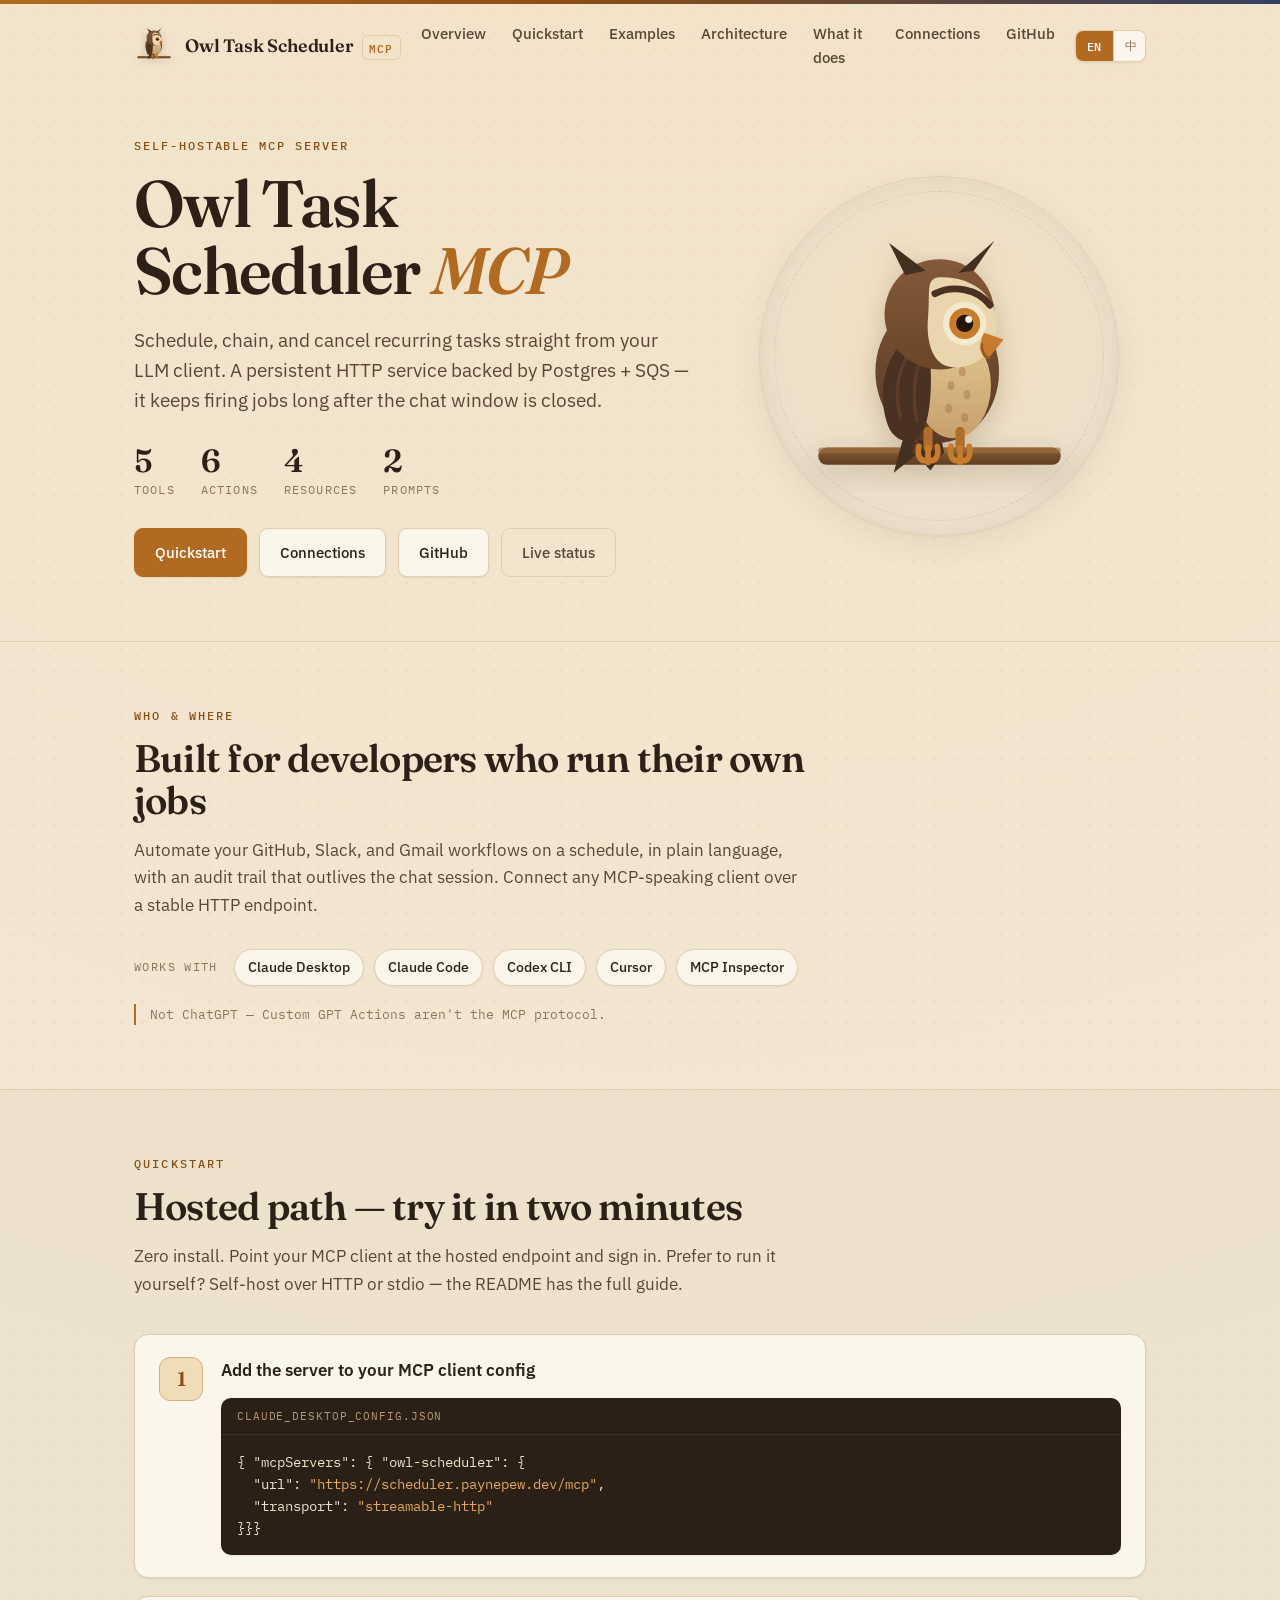
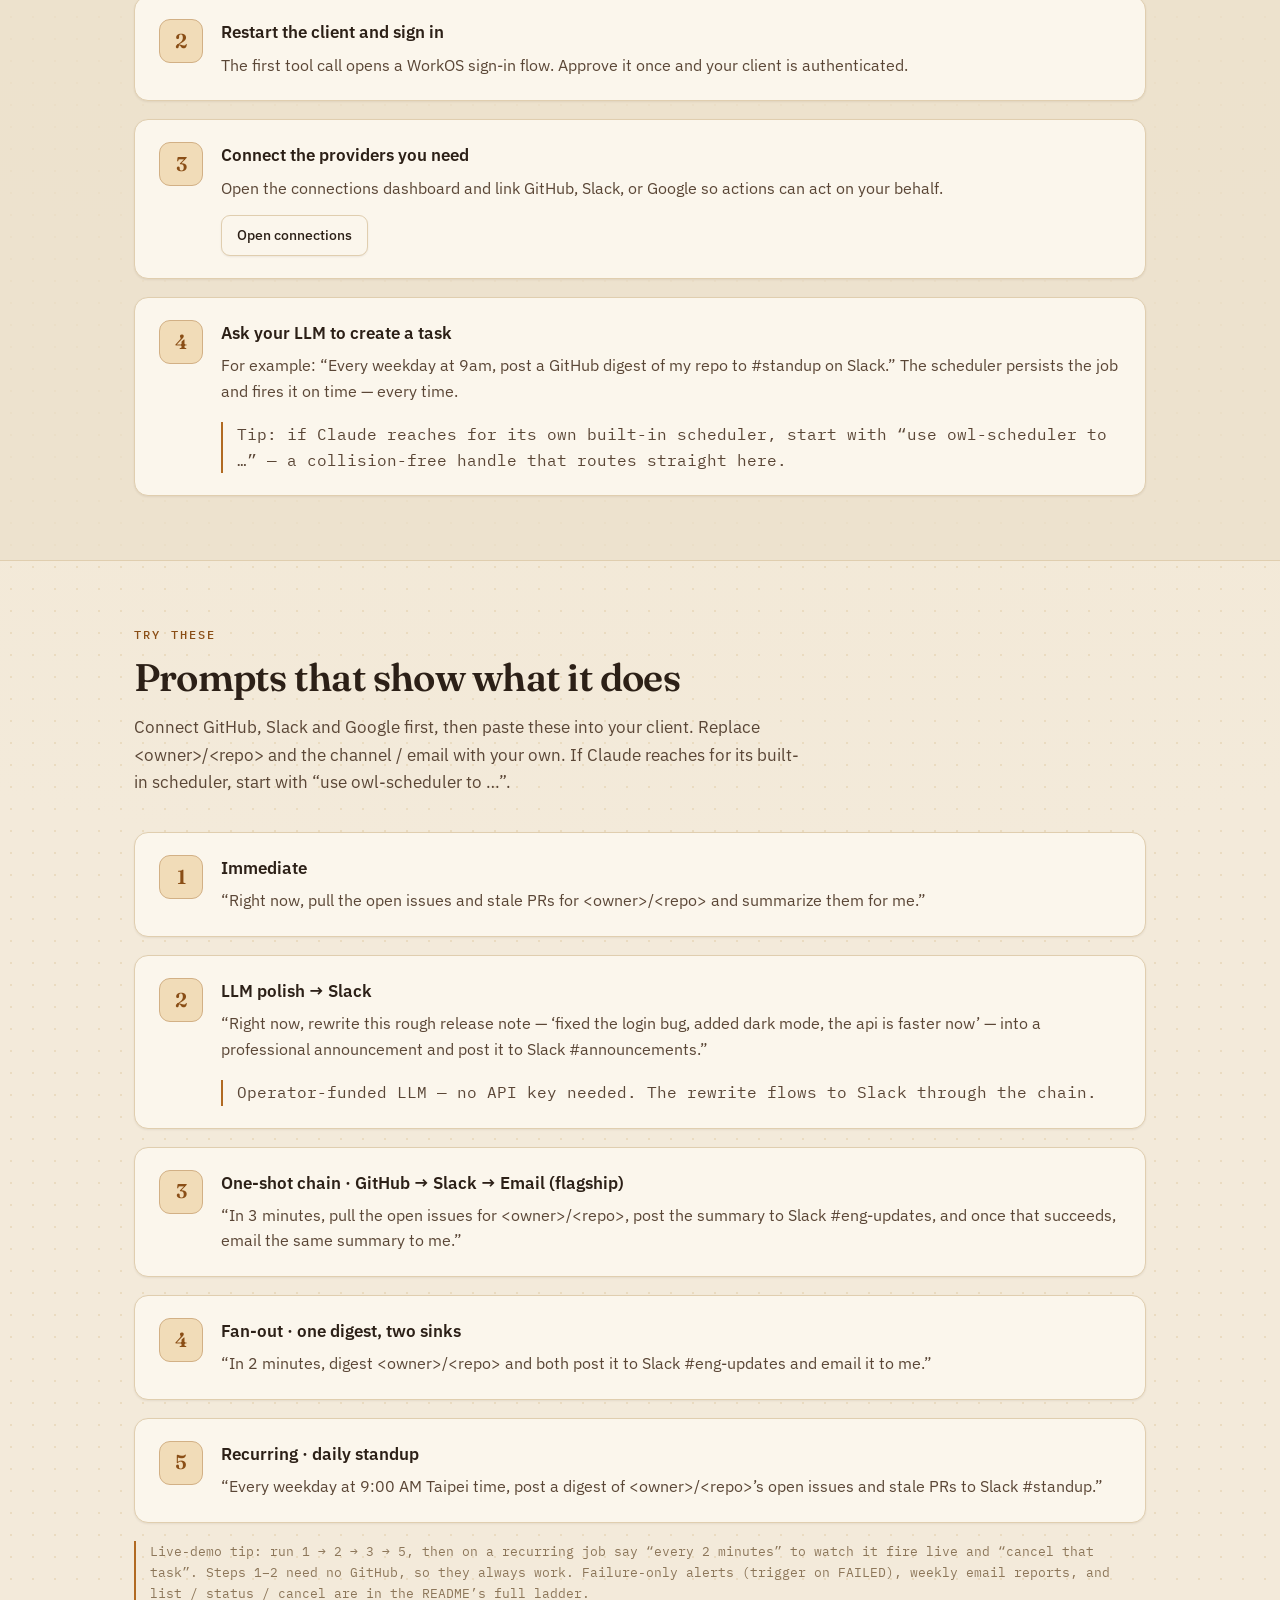
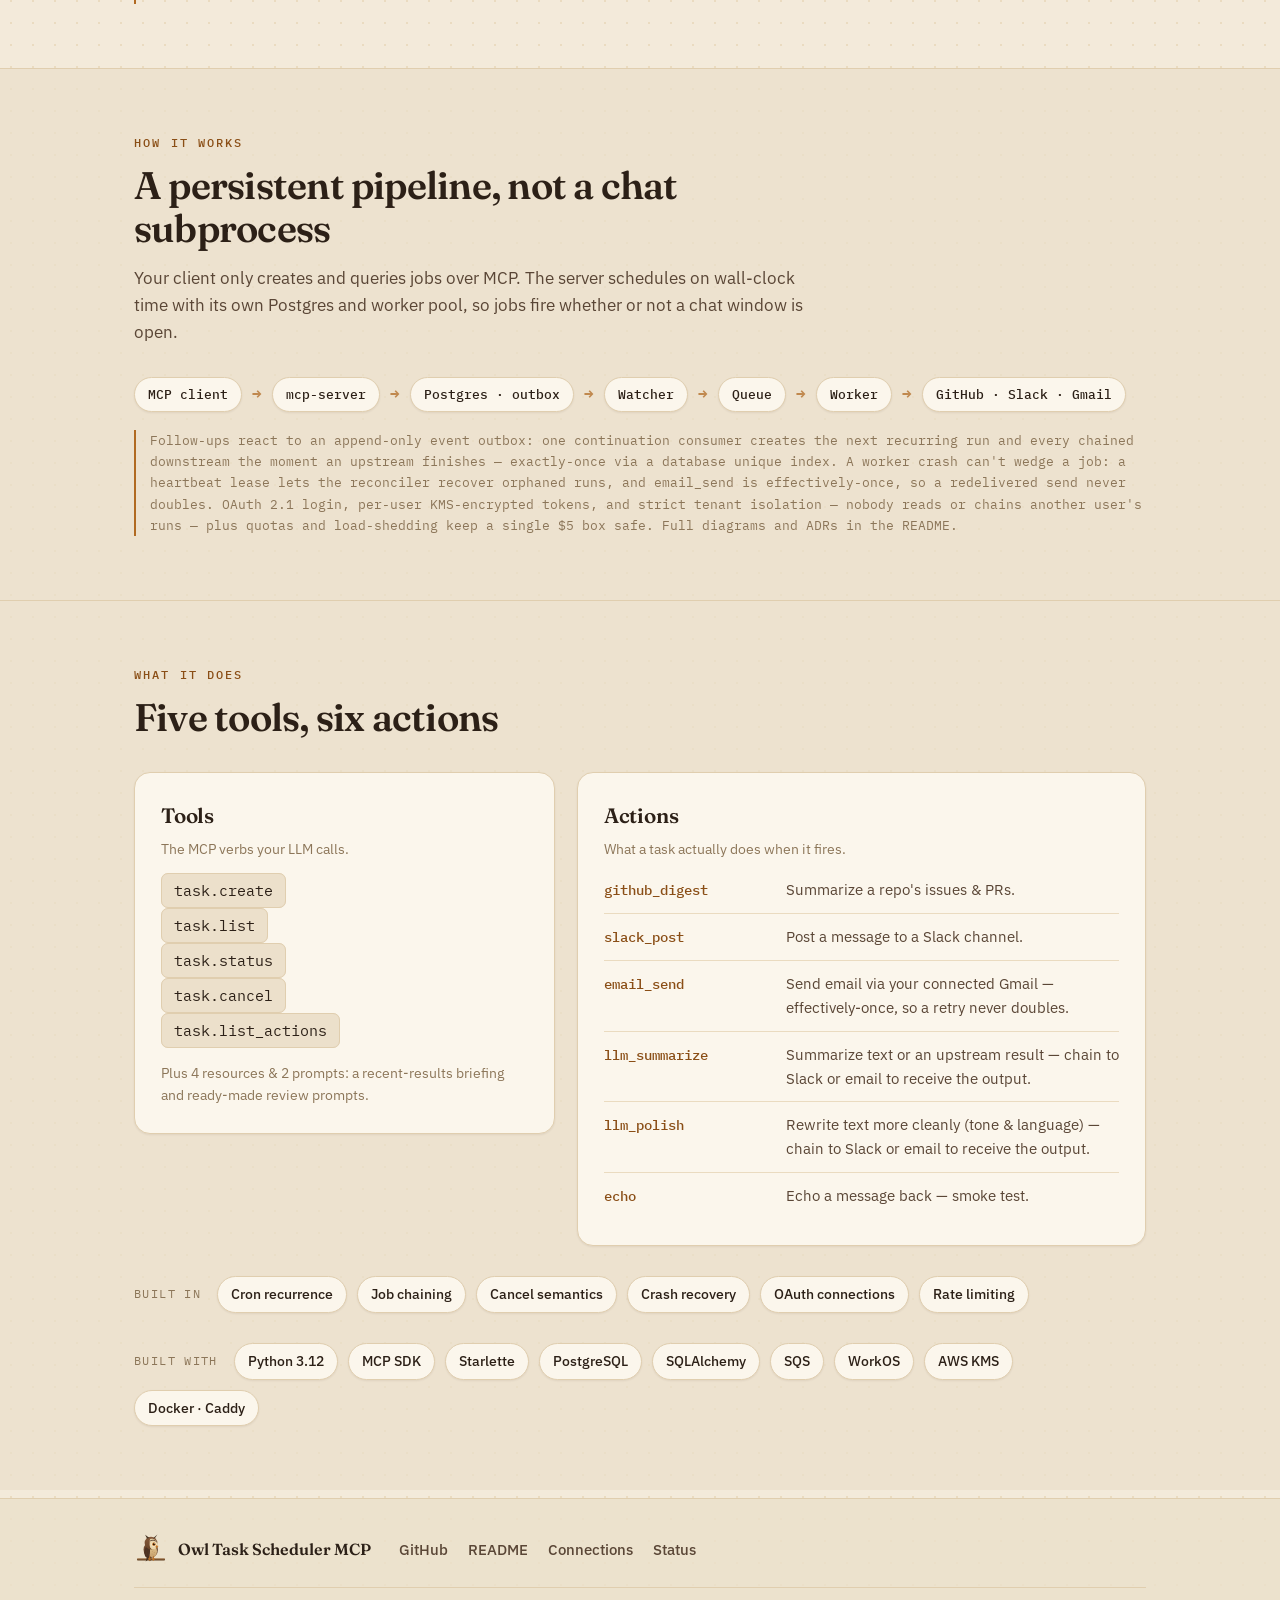
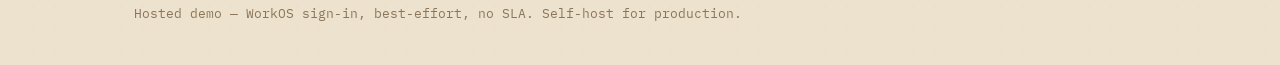
<file: app/web/static/index.html>
<!DOCTYPE html>
<html lang="en">
<head>
  <meta charset="UTF-8" />
  <meta name="viewport" content="width=device-width, initial-scale=1.0" />
  <meta name="description" data-en="Owl Task Scheduler MCP — a self-hostable MCP server that lets your LLM client schedule, chain, and cancel recurring tasks, backed by Postgres + SQS." data-zh="Owl Task Scheduler MCP — 一個可自架的 MCP 伺服器，讓你的 LLM 客戶端排程、串接、取消週期性任務，由 Postgres + SQS 驅動。" content="Owl Task Scheduler MCP — a self-hostable MCP server that lets your LLM client schedule, chain, and cancel recurring tasks, backed by Postgres + SQS." />
  <meta name="theme-color" content="#F3EADA" />
  <meta property="og:type" content="website" />
  <meta property="og:url" content="https://scheduler.paynepew.dev/" />
  <meta property="og:title" content="Owl Task Scheduler MCP" />
  <meta property="og:description" content="A self-hostable MCP server that lets your LLM client schedule, chain, and cancel recurring tasks." />
  <meta property="og:image" content="https://scheduler.paynepew.dev/og-image.png" />
  <meta property="og:image:width" content="1200" />
  <meta property="og:image:height" content="630" />
  <meta name="twitter:card" content="summary_large_image" />
  <meta name="twitter:title" content="Owl Task Scheduler MCP" />
  <meta name="twitter:description" content="A self-hostable MCP server that lets your LLM client schedule, chain, and cancel recurring tasks." />
  <meta name="twitter:image" content="https://scheduler.paynepew.dev/og-image.png" />
  <title>Owl Task Scheduler MCP</title>
  <link rel="icon" type="image/svg+xml" href="favicon.svg" />
  <link rel="apple-touch-icon" href="favicon.svg" />
  <link rel="preconnect" href="https://fonts.googleapis.com" />
  <link rel="preconnect" href="https://fonts.gstatic.com" crossorigin />
  <link href="https://fonts.googleapis.com/css2?family=Fraunces:opsz,wght@9..144,400;9..144,500;9..144,600;9..144,700&family=IBM+Plex+Mono:wght@400;500;600&family=IBM+Plex+Sans:wght@400;500;600&display=swap" rel="stylesheet" />
  <link rel="stylesheet" href="style.css" />
</head>
<body>
  <header class="site-header">
    <a class="brand" href="/" aria-label="Owl Task Scheduler MCP home">
      <img src="owl.svg" alt="" width="40" height="40" class="brand-mark" />
      <span class="brand-name">Owl&nbsp;Task&nbsp;Scheduler<span class="brand-mcp">MCP</span></span>
    </a>
    <nav class="site-nav" aria-label="Primary">
      <a href="#what" data-en="Overview" data-zh="總覽">Overview</a>
      <a href="#quickstart" data-en="Quickstart" data-zh="快速開始">Quickstart</a>
      <a href="#try" data-en="Examples" data-zh="範例">Examples</a>
      <a href="#architecture" data-en="Architecture" data-zh="架構">Architecture</a>
      <a href="#surface" data-en="What it does" data-zh="功能">What it does</a>
      <a href="https://scheduler.paynepew.dev/connections" data-en="Connections" data-zh="連線">Connections</a>
      <a href="https://github.com/PaynePew/task_scheduler_mcp">GitHub</a>
    </nav>
    <div class="lang" role="group" aria-label="Language / 語言">
      <button type="button" class="lang-btn" data-lang="en">EN</button>
      <button type="button" class="lang-btn" data-lang="zh">中</button>
    </div>
  </header>

  <main>
    <!-- HERO -->
    <section class="hero">
      <div class="hero-copy">
        <p class="kicker" data-en="Self-hostable MCP server" data-zh="可自架的 MCP 伺服器">Self-hostable MCP server</p>
        <h1 class="hero-title">Owl Task Scheduler <span class="accent">MCP</span></h1>
        <p class="hero-tagline"
           data-en="Schedule, chain, and cancel recurring tasks straight from your LLM client. A persistent HTTP service backed by Postgres + SQS — it keeps firing jobs long after the chat window is closed."
           data-zh="直接從你的 LLM 客戶端排程、串接、取消週期性任務。一個由 Postgres + SQS 驅動的常駐 HTTP 服務 — 即使聊天視窗關掉，它仍會持續執行你的任務。">
          Schedule, chain, and cancel recurring tasks straight from your LLM client. A persistent HTTP service backed by Postgres + SQS — it keeps firing jobs long after the chat window is closed.
        </p>
        <ul class="stats" aria-label="MCP surface">
          <li><b>5</b><span data-en="tools" data-zh="工具">tools</span></li>
          <li><b>6</b><span data-en="actions" data-zh="動作">actions</span></li>
          <li><b>4</b><span data-en="resources" data-zh="資源">resources</span></li>
          <li><b>2</b><span data-en="prompts" data-zh="提示">prompts</span></li>
        </ul>
        <div class="cta-row">
          <a class="btn btn-primary" href="#quickstart" data-en="Quickstart" data-zh="快速開始">Quickstart</a>
          <a class="btn" href="https://scheduler.paynepew.dev/connections" data-en="Connections" data-zh="連線面板">Connections</a>
          <a class="btn" href="https://github.com/PaynePew/task_scheduler_mcp">GitHub</a>
          <a class="btn btn-ghost" href="https://status.paynepew.dev" data-en="Live status" data-zh="服務狀態">Live status</a>
        </div>
      </div>
      <div class="hero-art" aria-hidden="true">
        <div class="moon-disc">
          <img src="owl.svg" alt="" width="300" height="300" class="hero-owl" />
        </div>
      </div>
    </section>

    <!-- OVERVIEW / CLIENTS -->
    <section id="what" class="band">
      <div class="wrap">
        <p class="eyebrow" data-en="Who &amp; where" data-zh="對象與環境">Who &amp; where</p>
        <h2 data-en="Built for developers who run their own jobs" data-zh="為自行管理任務的開發者打造">Built for developers who run their own jobs</h2>
        <p class="lead"
           data-en="Automate your GitHub, Slack, and Gmail workflows on a schedule, in plain language, with an audit trail that outlives the chat session. Connect any MCP-speaking client over a stable HTTP endpoint."
           data-zh="用自然語言，按排程自動化你的 GitHub、Slack 與 Gmail 工作流程，並保留比聊天會話更長久的稽核紀錄。透過穩定的 HTTP 端點，連接任何支援 MCP 的客戶端。">
          Automate your GitHub, Slack, and Gmail workflows on a schedule, in plain language, with an audit trail that outlives the chat session. Connect any MCP-speaking client over a stable HTTP endpoint.
        </p>
        <div class="client-row">
          <span class="client-label" data-en="Works with" data-zh="支援">Works with</span>
          <span class="chip">Claude Desktop</span>
          <span class="chip">Claude Code</span>
          <span class="chip">Codex CLI</span>
          <span class="chip">Cursor</span>
          <span class="chip">MCP Inspector</span>
        </div>
        <p class="fineprint"
           data-en="Not ChatGPT — Custom GPT Actions aren't the MCP protocol."
           data-zh="不支援 ChatGPT — Custom GPT Actions 並非 MCP 協定。">
          Not ChatGPT — Custom GPT Actions aren't the MCP protocol.
        </p>
      </div>
    </section>

    <!-- QUICKSTART -->
    <section id="quickstart" class="band band-alt">
      <div class="wrap">
        <p class="eyebrow" data-en="Quickstart" data-zh="快速開始">Quickstart</p>
        <h2 data-en="Hosted path — try it in two minutes" data-zh="託管路徑 — 兩分鐘上手">Hosted path — try it in two minutes</h2>
        <p class="lead"
           data-en="Zero install. Point your MCP client at the hosted endpoint and sign in. Prefer to run it yourself? Self-host over HTTP or stdio — the README has the full guide."
           data-zh="零安裝。把你的 MCP 客戶端指向託管端點並登入即可。想自己跑？可用 HTTP 或 stdio 自架 — 完整指南見 README。">
          Zero install. Point your MCP client at the hosted endpoint and sign in. Prefer to run it yourself? Self-host over HTTP or stdio — the README has the full guide.
        </p>

        <ol class="steps">
          <li class="step">
            <div class="step-no">1</div>
            <div class="step-body">
              <h3 data-en="Add the server to your MCP client config" data-zh="將伺服器加入 MCP 客戶端設定">Add the server to your MCP client config</h3>
              <pre class="code"><span class="code-tab">claude_desktop_config.json</span><code>{ "mcpServers": { "owl-scheduler": {
  "url": <span class="s">"https://scheduler.paynepew.dev/mcp"</span>,
  "transport": <span class="s">"streamable-http"</span>
}}}</code></pre>
            </div>
          </li>
          <li class="step">
            <div class="step-no">2</div>
            <div class="step-body">
              <h3 data-en="Restart the client and sign in" data-zh="重啟客戶端並登入">Restart the client and sign in</h3>
              <p data-en="The first tool call opens a WorkOS sign-in flow. Approve it once and your client is authenticated."
                 data-zh="第一次呼叫工具會開啟 WorkOS 登入流程。核准一次後，你的客戶端即完成認證。">
                The first tool call opens a WorkOS sign-in flow. Approve it once and your client is authenticated.
              </p>
            </div>
          </li>
          <li class="step">
            <div class="step-no">3</div>
            <div class="step-body">
              <h3 data-en="Connect the providers you need" data-zh="連接你需要的服務">Connect the providers you need</h3>
              <p data-en="Open the connections dashboard and link GitHub, Slack, or Google so actions can act on your behalf."
                 data-zh="開啟連線面板，連接 GitHub、Slack 或 Google，讓動作能代你執行。">
                Open the connections dashboard and link GitHub, Slack, or Google so actions can act on your behalf.
              </p>
              <a class="btn btn-small" href="https://scheduler.paynepew.dev/connections" data-en="Open connections" data-zh="開啟連線面板">Open connections</a>
            </div>
          </li>
          <li class="step">
            <div class="step-no">4</div>
            <div class="step-body">
              <h3 data-en="Ask your LLM to create a task" data-zh="請你的 LLM 建立任務">Ask your LLM to create a task</h3>
              <p data-en="For example: “Every weekday at 9am, post a GitHub digest of my repo to #standup on Slack.” The scheduler persists the job and fires it on time — every time."
                 data-zh="例如：「每個工作日早上 9 點，把我 repo 的 GitHub 摘要貼到 Slack 的 #standup。」排程器會保存這個任務，並準時、每次都執行。">
                For example: “Every weekday at 9am, post a GitHub digest of my repo to #standup on Slack.” The scheduler persists the job and fires it on time — every time.
              </p>
              <p class="fineprint"
                 data-en="Tip: if Claude reaches for its own built-in scheduler, start with “use owl-scheduler to …” — a collision-free handle that routes straight here."
                 data-zh="提示：若 Claude 改用它內建的排程器，請以「use owl-scheduler to …」開頭——這個無衝突的名稱會直接指向本服務。">
                Tip: if Claude reaches for its own built-in scheduler, start with “use owl-scheduler to …” — a collision-free handle that routes straight here.
              </p>
            </div>
          </li>
        </ol>
      </div>
    </section>

    <!-- TRY THESE -->
    <section id="try" class="band">
      <div class="wrap">
        <p class="eyebrow" data-en="Try these" data-zh="試試看">Try these</p>
        <h2 data-en="Prompts that show what it does" data-zh="展示功能的範例 prompt">Prompts that show what it does</h2>
        <p class="lead"
           data-en="Connect GitHub, Slack and Google first, then paste these into your client. Replace &lt;owner&gt;/&lt;repo&gt; and the channel / email with your own. If Claude reaches for its built-in scheduler, start with “use owl-scheduler to …”."
           data-zh="先連接 GitHub、Slack、Google，再把這些貼進你的客戶端。把 &lt;owner&gt;/&lt;repo&gt; 與頻道／email 換成你自己的。若 Claude 改用它內建的排程器，開頭加「use owl-scheduler to …」。">
          Connect GitHub, Slack and Google first, then paste these into your client. Replace &lt;owner&gt;/&lt;repo&gt; and the channel / email with your own. If Claude reaches for its built-in scheduler, start with “use owl-scheduler to …”.
        </p>

        <ol class="steps">
          <li class="step">
            <div class="step-no">1</div>
            <div class="step-body">
              <h3 data-en="Immediate" data-zh="立即">Immediate</h3>
              <p data-en="“Right now, pull the open issues and stale PRs for &lt;owner&gt;/&lt;repo&gt; and summarize them for me.”"
                 data-zh="「現在立刻把 &lt;owner&gt;/&lt;repo&gt; 的未處理 issues 和卡住的 PR 抓出來，整理成摘要給我。」">
                “Right now, pull the open issues and stale PRs for &lt;owner&gt;/&lt;repo&gt; and summarize them for me.”
              </p>
            </div>
          </li>
          <li class="step">
            <div class="step-no">2</div>
            <div class="step-body">
              <h3 data-en="LLM polish → Slack" data-zh="LLM 潤飾 → Slack">LLM polish → Slack</h3>
              <p data-en="“Right now, rewrite this rough release note — ‘fixed the login bug, added dark mode, the api is faster now’ — into a professional announcement and post it to Slack #announcements.”"
                 data-zh="「現在把這段粗略的發布說明——『fixed the login bug, added dark mode, the api is faster now』——改寫成專業的公告，並貼到 Slack #announcements。」">
                “Right now, rewrite this rough release note — ‘fixed the login bug, added dark mode, the api is faster now’ — into a professional announcement and post it to Slack #announcements.”
              </p>
              <p class="fineprint"
                 data-en="Operator-funded LLM — no API key needed. The rewrite flows to Slack through the chain."
                 data-zh="由營運者贊助的 LLM——不需 API key。潤飾結果透過串接送到 Slack。">
                Operator-funded LLM — no API key needed. The rewrite flows to Slack through the chain.
              </p>
            </div>
          </li>
          <li class="step">
            <div class="step-no">3</div>
            <div class="step-body">
              <h3 data-en="One-shot chain · GitHub → Slack → Email (flagship)" data-zh="一次性串接 · GitHub → Slack → Email（旗艦）">One-shot chain · GitHub → Slack → Email (flagship)</h3>
              <p data-en="“In 3 minutes, pull the open issues for &lt;owner&gt;/&lt;repo&gt;, post the summary to Slack #eng-updates, and once that succeeds, email the same summary to me.”"
                 data-zh="「請排定在三分鐘後，把 &lt;owner&gt;/&lt;repo&gt; 的現有 issues 抓取並整理，通知 Slack #eng-updates 頻道，成功後再寄一封 email 把整理好的內容寄給我自己。」">
                “In 3 minutes, pull the open issues for &lt;owner&gt;/&lt;repo&gt;, post the summary to Slack #eng-updates, and once that succeeds, email the same summary to me.”
              </p>
            </div>
          </li>
          <li class="step">
            <div class="step-no">4</div>
            <div class="step-body">
              <h3 data-en="Fan-out · one digest, two sinks" data-zh="扇出 · 一次摘要、兩個去向">Fan-out · one digest, two sinks</h3>
              <p data-en="“In 2 minutes, digest &lt;owner&gt;/&lt;repo&gt; and both post it to Slack #eng-updates and email it to me.”"
                 data-zh="「請在兩分鐘後把 &lt;owner&gt;/&lt;repo&gt; 整理成摘要，同時貼到 Slack #eng-updates 並寄 email 給我。」">
                “In 2 minutes, digest &lt;owner&gt;/&lt;repo&gt; and both post it to Slack #eng-updates and email it to me.”
              </p>
            </div>
          </li>
          <li class="step">
            <div class="step-no">5</div>
            <div class="step-body">
              <h3 data-en="Recurring · daily standup" data-zh="週期 · 每日站會">Recurring · daily standup</h3>
              <p data-en="“Every weekday at 9:00 AM Taipei time, post a digest of &lt;owner&gt;/&lt;repo&gt;’s open issues and stale PRs to Slack #standup.”"
                 data-zh="「每個工作日早上 9:00（台北時間），把 &lt;owner&gt;/&lt;repo&gt; 的未處理 issues 與卡住的 PR 整理後貼到 Slack #standup。」">
                “Every weekday at 9:00 AM Taipei time, post a digest of &lt;owner&gt;/&lt;repo&gt;’s open issues and stale PRs to Slack #standup.”
              </p>
            </div>
          </li>
        </ol>

        <p class="fineprint"
           data-en="Live-demo tip: run 1 → 2 → 3 → 5, then on a recurring job say “every 2 minutes” to watch it fire live and “cancel that task”. Steps 1–2 need no GitHub, so they always work. Failure-only alerts (trigger on FAILED), weekly email reports, and list / status / cancel are in the README’s full ladder."
           data-zh="現場展示技巧：依序跑 1 → 2 → 3 → 5，週期任務可改說「每兩分鐘」看它連續觸發，再說「取消那個任務」。步驟 1–2 不需 GitHub，隨時可用。只在失敗時通知（trigger on FAILED）、每週 email 報告，以及 list／status／cancel 指令，完整清單見 README。">
          Live-demo tip: run 1 → 2 → 3 → 5, then on a recurring job say “every 2 minutes” to watch it fire live and “cancel that task”. Steps 1–2 need no GitHub, so they always work. Failure-only alerts (trigger on FAILED), weekly email reports, and list / status / cancel are in the README’s full ladder.
        </p>
      </div>
    </section>

    <!-- ARCHITECTURE -->
    <section id="architecture" class="band band-alt">
      <div class="wrap">
        <p class="eyebrow" data-en="How it works" data-zh="運作方式">How it works</p>
        <h2 data-en="A persistent pipeline, not a chat subprocess" data-zh="常駐管線，而非聊天子行程">A persistent pipeline, not a chat subprocess</h2>
        <p class="lead"
           data-en="Your client only creates and queries jobs over MCP. The server schedules on wall-clock time with its own Postgres and worker pool, so jobs fire whether or not a chat window is open."
           data-zh="你的客戶端只透過 MCP 建立與查詢任務。伺服器以自己的 Postgres 與工作行程按實際時間排程，無論聊天視窗是否開啟，任務都會觸發。">
          Your client only creates and queries jobs over MCP. The server schedules on wall-clock time with its own Postgres and worker pool, so jobs fire whether or not a chat window is open.
        </p>
        <div class="pipeline" aria-label="Request pipeline">
          <span class="chip">MCP client</span>
          <span class="pipe-arrow" aria-hidden="true">→</span>
          <span class="chip">mcp-server</span>
          <span class="pipe-arrow" aria-hidden="true">→</span>
          <span class="chip">Postgres · outbox</span>
          <span class="pipe-arrow" aria-hidden="true">→</span>
          <span class="chip">Watcher</span>
          <span class="pipe-arrow" aria-hidden="true">→</span>
          <span class="chip">Queue</span>
          <span class="pipe-arrow" aria-hidden="true">→</span>
          <span class="chip">Worker</span>
          <span class="pipe-arrow" aria-hidden="true">→</span>
          <span class="chip">GitHub · Slack · Gmail</span>
        </div>
        <p class="fineprint"
           data-en="Follow-ups react to an append-only event outbox: one continuation consumer creates the next recurring run and every chained downstream the moment an upstream finishes — exactly-once via a database unique index. A worker crash can't wedge a job: a heartbeat lease lets the reconciler recover orphaned runs, and email_send is effectively-once, so a redelivered send never doubles. OAuth 2.1 login, per-user KMS-encrypted tokens, and strict tenant isolation — nobody reads or chains another user's runs — plus quotas and load-shedding keep a single $5 box safe. Full diagrams and ADRs in the README."
           data-zh="後續動作只讀取一份 append-only 的事件 outbox：單一 continuation 消費者在上游完成的當下，建立下一個週期 run 與每個被串接的下游——由資料庫唯一索引保證 exactly-once。worker 當掉也不會卡死任務：heartbeat 租約讓 reconciler 回收被孤立的 run，email_send 則是有效一次 (effectively-once)，重新投遞不會重複寄出。OAuth 2.1 登入、每位使用者的 KMS 加密權杖、以及嚴格的租戶隔離 (tenant isolation)——沒有人能讀取或串接別人的 run——加上配額與載荷卸除 (load shedding)，讓單台 $5 主機安全運行。完整架構圖與 ADR 見 README。">
          Follow-ups react to an append-only event outbox: one continuation consumer creates the next recurring run and every chained downstream the moment an upstream finishes — exactly-once via a database unique index. A worker crash can't wedge a job: a heartbeat lease lets the reconciler recover orphaned runs, and email_send is effectively-once, so a redelivered send never doubles. OAuth 2.1 login, per-user KMS-encrypted tokens, and strict tenant isolation — nobody reads or chains another user's runs — plus quotas and load-shedding keep a single $5 box safe. Full diagrams and ADRs in the README.
        </p>
      </div>
    </section>

    <!-- SURFACE -->
    <section id="surface" class="band band-alt">
      <div class="wrap">
        <p class="eyebrow" data-en="What it does" data-zh="功能">What it does</p>
        <h2 data-en="Five tools, six actions" data-zh="五個工具，六種動作">Five tools, six actions</h2>

        <div class="surface-grid">
          <div class="panel">
            <h3 class="panel-title" data-en="Tools" data-zh="工具">Tools</h3>
            <p class="panel-sub" data-en="The MCP verbs your LLM calls." data-zh="你的 LLM 呼叫的 MCP 動詞。">The MCP verbs your LLM calls.</p>
            <ul class="tool-list">
              <li><code>task.create</code></li>
              <li><code>task.list</code></li>
              <li><code>task.status</code></li>
              <li><code>task.cancel</code></li>
              <li><code>task.list_actions</code></li>
            </ul>
            <p class="panel-foot"
               data-en="Plus 4 resources & 2 prompts: a recent-results briefing and ready-made review prompts."
               data-zh="另含 4 個資源與 2 個提示：近期結果摘要與現成的回顧提示。">
              Plus 4 resources &amp; 2 prompts: a recent-results briefing and ready-made review prompts.
            </p>
          </div>

          <div class="panel">
            <h3 class="panel-title" data-en="Actions" data-zh="動作">Actions</h3>
            <p class="panel-sub" data-en="What a task actually does when it fires." data-zh="任務觸發時實際執行的工作。">What a task actually does when it fires.</p>
            <ul class="action-list">
              <li><code>github_digest</code><span data-en="Summarize a repo's issues &amp; PRs." data-zh="彙整某 repo 的 issues 與 PR。">Summarize a repo's issues &amp; PRs.</span></li>
              <li><code>slack_post</code><span data-en="Post a message to a Slack channel." data-zh="發送訊息到 Slack 頻道。">Post a message to a Slack channel.</span></li>
              <li><code>email_send</code><span data-en="Send email via your connected Gmail — effectively-once, so a retry never doubles." data-zh="透過已連接的 Gmail 寄送 email——有效一次，重試不會重複寄出。">Send email via your connected Gmail — effectively-once, so a retry never doubles.</span></li>
              <li><code>llm_summarize</code><span data-en="Summarize text or an upstream result — chain to Slack or email to receive the output." data-zh="摘要文字或上游結果——須串接到 Slack 或 email 才能收到輸出。">Summarize text or an upstream result — chain to Slack or email to receive the output.</span></li>
              <li><code>llm_polish</code><span data-en="Rewrite text more cleanly (tone &amp; language) — chain to Slack or email to receive the output." data-zh="把文字改寫得更通順（語氣與語言）——須串接到 Slack 或 email 才能收到輸出。">Rewrite text more cleanly (tone &amp; language) — chain to Slack or email to receive the output.</span></li>
              <li><code>echo</code><span data-en="Echo a message back — smoke test." data-zh="回傳訊息 — 煙霧測試。">Echo a message back — smoke test.</span></li>
            </ul>
          </div>
        </div>

        <div class="feature-strip">
          <span class="feature-label" data-en="Built in" data-zh="內建">Built in</span>
          <span class="chip" data-en="Cron recurrence" data-zh="Cron 週期排程">Cron recurrence</span>
          <span class="chip" data-en="Job chaining" data-zh="任務串接">Job chaining</span>
          <span class="chip" data-en="Cancel semantics" data-zh="取消語意">Cancel semantics</span>
          <span class="chip" data-en="Crash recovery" data-zh="當機復原">Crash recovery</span>
          <span class="chip" data-en="OAuth connections" data-zh="OAuth 連線">OAuth connections</span>
          <span class="chip" data-en="Rate limiting" data-zh="速率限制">Rate limiting</span>
        </div>

        <div class="feature-strip">
          <span class="feature-label" data-en="Built with" data-zh="技術">Built with</span>
          <span class="chip">Python 3.12</span>
          <span class="chip">MCP SDK</span>
          <span class="chip">Starlette</span>
          <span class="chip">PostgreSQL</span>
          <span class="chip">SQLAlchemy</span>
          <span class="chip">SQS</span>
          <span class="chip">WorkOS</span>
          <span class="chip">AWS KMS</span>
          <span class="chip">Docker · Caddy</span>
        </div>
      </div>
    </section>
  </main>

  <footer class="site-footer">
    <div class="wrap footer-wrap">
      <div class="footer-brand">
        <img src="owl.svg" alt="" width="34" height="34" />
        <span>Owl Task Scheduler MCP</span>
      </div>
      <nav class="footer-links" aria-label="Footer">
        <a href="https://github.com/PaynePew/task_scheduler_mcp">GitHub</a>
        <a href="https://github.com/PaynePew/task_scheduler_mcp#readme">README</a>
        <a href="https://scheduler.paynepew.dev/connections" data-en="Connections" data-zh="連線面板">Connections</a>
        <a href="https://status.paynepew.dev" data-en="Status" data-zh="狀態">Status</a>
      </nav>
      <p class="footer-note"
         data-en="Hosted demo — WorkOS sign-in, best-effort, no SLA. Self-host for production."
         data-zh="託管展示 — WorkOS 登入、盡力而為、無 SLA。正式使用請自行架設。">
        Hosted demo — WorkOS sign-in, best-effort, no SLA. Self-host for production.
      </p>
    </div>
  </footer>

  <script>
    (function () {
      var STORE = "tsmcp-lang";
      var nodes = document.querySelectorAll("[data-en][data-zh]");
      var buttons = document.querySelectorAll(".lang-btn");

      function apply(lang) {
        nodes.forEach(function (el) {
          var val = el.getAttribute("data-" + lang);
          if (val == null) return;
          if (el.tagName === "META") {
            el.setAttribute("content", val);
          } else {
            el.textContent = val;
          }
        });
        document.documentElement.lang = (lang === "zh") ? "zh-Hant" : "en";
        buttons.forEach(function (b) {
          var on = b.getAttribute("data-lang") === lang;
          b.classList.toggle("is-active", on);
          b.setAttribute("aria-pressed", on ? "true" : "false");
        });
        try { localStorage.setItem(STORE, lang); } catch (e) {}
      }

      var saved = null;
      try { saved = localStorage.getItem(STORE); } catch (e) {}
      var initial = saved || ((navigator.language || "").toLowerCase().indexOf("zh") === 0 ? "zh" : "en");

      buttons.forEach(function (b) {
        b.addEventListener("click", function () { apply(b.getAttribute("data-lang")); });
      });

      apply(initial);
    })();
  </script>
</body>
</html>
</file>
<file: app/web/static/style.css>
/* ============================================================
   Owl Task Scheduler MCP — landing page
   Aesthetic: warm beige "paper" tool, editorial + utilitarian.
   Type: Fraunces (display) · IBM Plex Sans (body) · IBM Plex Mono (code).
   ============================================================ */

:root {
  --paper:      #F3EADA;
  --paper-2:    #ECE0CB;
  --card:       #FBF6EC;
  --ink:        #2C2017;
  --ink-2:      #5A4636;
  --ink-3:      #8C7659;
  --line:       #E0CEAF;
  --line-2:     #EADBC0;
  --accent:     #B16A22;
  --accent-2:   #8A4E16;
  --accent-soft:#F1DCB8;
  --night:      #344063;
  --code-bg:    #2B2016;
  --code-fg:    #F0E2C8;
  --code-muted: #B59A78;
  --code-accent:#E6A95C;
  --shadow:     0 1px 2px rgba(58,40,20,.06), 0 10px 30px rgba(58,40,20,.07);
  --shadow-sm:  0 1px 2px rgba(58,40,20,.08);

  --font-display: "Fraunces", Georgia, "Times New Roman", serif;
  --font-sans: "IBM Plex Sans", system-ui, -apple-system, "Segoe UI", sans-serif;
  --font-mono: "IBM Plex Mono", "SFMono-Regular", Consolas, monospace;

  --wrap: 1060px;
}

@media (prefers-color-scheme: dark) {
  :root {
    --paper:      #1E1710;
    --paper-2:    #251C13;
    --card:       #2A2017;
    --ink:        #F1E7D6;
    --ink-2:      #CDBA9E;
    --ink-3:      #9C876C;
    --line:       #3B2C1D;
    --line-2:     #45341f;
    --accent:     #E0A45C;
    --accent-2:   #F0BE7E;
    --accent-soft:#3A2B1A;
    --night:      #93A2CB;
    --code-bg:    #150E08;
    --code-fg:    #EFE0C6;
    --code-muted: #9A8260;
    --code-accent:#E8AB60;
    --shadow:     0 1px 2px rgba(0,0,0,.3), 0 12px 34px rgba(0,0,0,.4);
    --shadow-sm:  0 1px 2px rgba(0,0,0,.35);
  }
}

*, *::before, *::after { box-sizing: border-box; margin: 0; padding: 0; }

html { scroll-behavior: smooth; }

body {
  font-family: var(--font-sans);
  color: var(--ink);
  background-color: var(--paper);
  background-image:
    radial-gradient(circle at 50% -10%, color-mix(in srgb, var(--accent-soft) 60%, transparent), transparent 55%),
    radial-gradient(var(--line-2) 1px, transparent 1.2px);
  background-size: 100% 100%, 22px 22px;
  background-position: 0 0, 0 0;
  line-height: 1.62;
  -webkit-font-smoothing: antialiased;
  text-rendering: optimizeLegibility;
  overflow-x: hidden;
}

/* thin accent rail at the very top */
body::before {
  content: "";
  position: fixed;
  inset: 0 0 auto 0;
  height: 4px;
  background: linear-gradient(90deg, var(--accent) 0%, var(--accent-2) 45%, var(--night) 100%);
  z-index: 100;
}

::selection { background: var(--accent-soft); color: var(--ink); }

a { color: var(--accent-2); text-decoration: none; }
a:hover { text-decoration: underline; text-underline-offset: 3px; }

.wrap { max-width: var(--wrap); margin: 0 auto; padding: 0 24px; }

/* ---------- header ---------- */
.site-header {
  max-width: var(--wrap);
  margin: 0 auto;
  padding: 22px 24px 10px;
  display: flex;
  align-items: center;
  gap: 20px;
}
.brand { display: inline-flex; align-items: center; gap: 11px; color: var(--ink); }
.brand:hover { text-decoration: none; }
.brand-mark { display: block; filter: drop-shadow(0 2px 4px rgba(58,40,20,.18)); }
.brand-name {
  font-family: var(--font-display);
  font-weight: 600;
  font-size: 1.12rem;
  letter-spacing: -0.01em;
  line-height: 1;
}
.brand-mcp {
  font-family: var(--font-mono);
  font-weight: 600;
  font-size: 0.7rem;
  letter-spacing: 0.12em;
  color: var(--accent);
  border: 1px solid var(--line);
  border-radius: 5px;
  padding: 2px 6px;
  margin-left: 8px;
  vertical-align: middle;
}
.site-nav {
  margin-left: auto;
  display: flex;
  gap: 26px;
  font-size: 0.92rem;
}
.site-nav a {
  color: var(--ink-2);
  font-weight: 500;
}
.site-nav a:hover { color: var(--accent-2); text-decoration: none; }

.lang {
  display: inline-flex;
  border: 1px solid var(--line);
  border-radius: 8px;
  overflow: hidden;
  background: var(--card);
  box-shadow: var(--shadow-sm);
}
.lang-btn {
  font-family: var(--font-mono);
  font-size: 0.78rem;
  font-weight: 500;
  letter-spacing: 0.04em;
  padding: 6px 11px;
  border: 0;
  background: transparent;
  color: var(--ink-3);
  cursor: pointer;
  transition: background .15s ease, color .15s ease;
}
.lang-btn + .lang-btn { border-left: 1px solid var(--line); }
.lang-btn:hover { color: var(--ink); }
.lang-btn.is-active { background: var(--accent); color: #fff; }
@media (prefers-color-scheme: dark) { .lang-btn.is-active { color: #1E1710; } }

/* ---------- hero ---------- */
.hero {
  max-width: var(--wrap);
  margin: 0 auto;
  padding: 56px 24px 64px;
  display: grid;
  grid-template-columns: 1.15fr 0.85fr;
  gap: 40px;
  align-items: center;
}
.kicker {
  font-family: var(--font-mono);
  font-size: 0.76rem;
  font-weight: 500;
  letter-spacing: 0.16em;
  text-transform: uppercase;
  color: var(--accent-2);
  margin-bottom: 16px;
}
.hero-title {
  font-family: var(--font-display);
  font-optical-sizing: auto;
  font-weight: 600;
  font-size: clamp(2.5rem, 6.2vw, 4.1rem);
  line-height: 1.02;
  letter-spacing: -0.025em;
}
.hero-title .accent { color: var(--accent); font-style: italic; }
.hero-tagline {
  margin-top: 20px;
  max-width: 34em;
  font-size: clamp(1.02rem, 2.2vw, 1.16rem);
  color: var(--ink-2);
}

.stats {
  list-style: none;
  display: flex;
  flex-wrap: wrap;
  gap: 26px;
  margin: 30px 0 6px;
}
.stats li { display: flex; flex-direction: column; }
.stats b {
  font-family: var(--font-display);
  font-weight: 600;
  font-size: 2rem;
  line-height: 1;
  color: var(--ink);
}
.stats span {
  font-family: var(--font-mono);
  font-size: 0.72rem;
  letter-spacing: 0.1em;
  text-transform: uppercase;
  color: var(--ink-3);
  margin-top: 4px;
}

.cta-row { display: flex; flex-wrap: wrap; gap: 12px; margin-top: 28px; }

.btn {
  display: inline-flex;
  align-items: center;
  gap: 8px;
  font-family: var(--font-sans);
  font-size: 0.95rem;
  font-weight: 500;
  padding: 11px 20px;
  border-radius: 9px;
  border: 1px solid var(--line);
  background: var(--card);
  color: var(--ink);
  box-shadow: var(--shadow-sm);
  cursor: pointer;
  transition: transform .14s ease, box-shadow .14s ease, background .14s ease, border-color .14s ease;
}
.btn:hover { text-decoration: none; transform: translateY(-2px); box-shadow: var(--shadow); }
.btn-primary { background: var(--accent); border-color: var(--accent); color: #fff; }
@media (prefers-color-scheme: dark) { .btn-primary { color: #1E1710; } }
.btn-primary:hover { background: var(--accent-2); border-color: var(--accent-2); }
.btn-ghost { background: transparent; border-color: var(--line); color: var(--ink-2); box-shadow: none; }
.btn-ghost:hover { border-color: var(--accent); color: var(--accent-2); }
.btn-small { padding: 8px 15px; font-size: 0.88rem; }

/* hero art — owl on a moon disc */
.hero-art { display: flex; justify-content: center; }
.moon-disc {
  position: relative;
  width: min(360px, 80vw);
  aspect-ratio: 1;
  border-radius: 50%;
  background:
    radial-gradient(circle at 50% 42%, color-mix(in srgb, var(--accent-soft) 85%, #fff 10%), var(--paper-2) 72%);
  border: 1px solid var(--line);
  box-shadow: inset 0 2px 30px rgba(58,40,20,.06), var(--shadow);
  display: flex;
  align-items: flex-end;
  justify-content: center;
}
.moon-disc::after {
  content: "";
  position: absolute;
  inset: 14px;
  border-radius: 50%;
  border: 1px dashed color-mix(in srgb, var(--accent) 35%, transparent);
  opacity: .5;
}
.hero-owl {
  position: relative;
  width: 82%;
  height: auto;
  margin-bottom: 4%;
  filter: drop-shadow(0 8px 14px rgba(58,40,20,.22));
}

/* ---------- bands / sections ---------- */
.band { padding: 64px 0; border-top: 1px solid var(--line); }
.band-alt { background: color-mix(in srgb, var(--paper-2) 70%, transparent); }
.eyebrow {
  font-family: var(--font-mono);
  font-size: 0.74rem;
  font-weight: 500;
  letter-spacing: 0.18em;
  text-transform: uppercase;
  color: var(--accent-2);
  margin-bottom: 12px;
}
.band h2 {
  font-family: var(--font-display);
  font-optical-sizing: auto;
  font-weight: 600;
  font-size: clamp(1.7rem, 3.6vw, 2.4rem);
  line-height: 1.1;
  letter-spacing: -0.02em;
  max-width: 18em;
}
.lead {
  margin-top: 16px;
  max-width: 40em;
  font-size: 1.05rem;
  color: var(--ink-2);
}

/* clients */
.client-row {
  margin-top: 30px;
  display: flex;
  flex-wrap: wrap;
  align-items: center;
  gap: 10px;
}
.client-label, .feature-label {
  font-family: var(--font-mono);
  font-size: 0.72rem;
  letter-spacing: 0.12em;
  text-transform: uppercase;
  color: var(--ink-3);
  margin-right: 6px;
}
.chip {
  display: inline-flex;
  align-items: center;
  font-size: 0.88rem;
  font-weight: 500;
  padding: 6px 13px;
  border-radius: 999px;
  background: var(--card);
  border: 1px solid var(--line);
  color: var(--ink);
  box-shadow: var(--shadow-sm);
}
.fineprint {
  margin-top: 18px;
  font-family: var(--font-mono);
  font-size: 0.82rem;
  color: var(--ink-3);
  padding-left: 14px;
  border-left: 2px solid var(--accent);
}

/* ---------- steps ---------- */
.steps { list-style: none; margin-top: 36px; display: grid; gap: 18px; }
.step {
  display: grid;
  grid-template-columns: 44px 1fr;
  gap: 18px;
  background: var(--card);
  border: 1px solid var(--line);
  border-radius: 14px;
  padding: 22px 24px;
  box-shadow: var(--shadow-sm);
  transition: transform .16s ease, box-shadow .16s ease, border-color .16s ease;
}
.step:hover { transform: translateY(-2px); box-shadow: var(--shadow); border-color: color-mix(in srgb, var(--accent) 40%, var(--line)); }
.step-no {
  width: 44px; height: 44px;
  display: grid; place-items: center;
  border-radius: 11px;
  background: var(--accent-soft);
  border: 1px solid color-mix(in srgb, var(--accent) 30%, var(--line));
  color: var(--accent-2);
  font-family: var(--font-display);
  font-weight: 600;
  font-size: 1.25rem;
}
.step-body h3 {
  font-family: var(--font-sans);
  font-weight: 600;
  font-size: 1.06rem;
  margin-bottom: 6px;
}
.step-body p { color: var(--ink-2); font-size: 0.98rem; }
.step-body .btn { margin-top: 14px; }

/* code */
.code {
  margin-top: 14px;
  background: var(--code-bg);
  border-radius: 10px;
  overflow: hidden;
  box-shadow: var(--shadow-sm);
}
.code-tab {
  display: block;
  font-family: var(--font-mono);
  font-size: 0.7rem;
  letter-spacing: 0.08em;
  text-transform: uppercase;
  color: var(--code-muted);
  padding: 9px 16px;
  border-bottom: 1px solid rgba(255,255,255,.07);
}
.code code {
  display: block;
  font-family: var(--font-mono);
  font-size: 0.86rem;
  line-height: 1.6;
  color: var(--code-fg);
  padding: 16px;
  overflow-x: auto;
  white-space: pre;
}
.code .s { color: var(--code-accent); }

/* ---------- surface ---------- */
.surface-grid {
  margin-top: 34px;
  display: grid;
  grid-template-columns: 0.85fr 1.15fr;
  gap: 22px;
  align-items: start;
}
.panel {
  background: var(--card);
  border: 1px solid var(--line);
  border-radius: 16px;
  padding: 26px;
  box-shadow: var(--shadow-sm);
}
.panel-title {
  font-family: var(--font-display);
  font-weight: 600;
  font-size: 1.3rem;
  letter-spacing: -0.01em;
}
.panel-sub { color: var(--ink-3); font-size: 0.9rem; margin: 4px 0 18px; }
.tool-list { list-style: none; display: flex; flex-direction: column; gap: 9px; }
.tool-list code {
  font-family: var(--font-mono);
  font-size: 0.92rem;
  color: var(--ink);
  background: var(--paper-2);
  border: 1px solid var(--line);
  border-radius: 7px;
  padding: 7px 12px;
}
.panel-foot { margin-top: 18px; font-size: 0.86rem; color: var(--ink-3); }

.action-list { list-style: none; display: flex; flex-direction: column; }
.action-list li {
  display: grid;
  grid-template-columns: 168px 1fr;
  gap: 14px;
  align-items: baseline;
  padding: 11px 0;
  border-top: 1px solid var(--line-2);
}
.action-list li:first-child { border-top: 0; padding-top: 0; }
.action-list code {
  font-family: var(--font-mono);
  font-size: 0.86rem;
  font-weight: 500;
  color: var(--accent-2);
}
.action-list span { color: var(--ink-2); font-size: 0.92rem; }

.feature-strip {
  margin-top: 30px;
  display: flex;
  flex-wrap: wrap;
  align-items: center;
  gap: 10px;
}

/* ---------- architecture pipeline ---------- */
.pipeline {
  margin-top: 30px;
  display: flex;
  flex-wrap: wrap;
  align-items: center;
  gap: 8px 10px;
}
.pipeline .chip { font-family: var(--font-mono); font-size: 0.82rem; }
.pipe-arrow {
  font-family: var(--font-mono);
  font-weight: 600;
  color: var(--accent);
  opacity: .75;
}

/* ---------- footer ---------- */
.site-footer {
  border-top: 1px solid var(--line);
  background: color-mix(in srgb, var(--paper-2) 80%, transparent);
  padding: 34px 0 40px;
  margin-top: 8px;
}
.footer-wrap {
  display: flex;
  flex-wrap: wrap;
  align-items: center;
  gap: 16px 28px;
}
.footer-brand {
  display: inline-flex;
  align-items: center;
  gap: 10px;
  font-family: var(--font-display);
  font-weight: 600;
  font-size: 1rem;
}
.footer-links { display: flex; flex-wrap: wrap; gap: 20px; font-size: 0.92rem; }
.footer-links a { color: var(--ink-2); font-weight: 500; }
.footer-links a:hover { color: var(--accent-2); text-decoration: none; }
.footer-note {
  width: 100%;
  font-family: var(--font-mono);
  font-size: 0.8rem;
  color: var(--ink-3);
  border-top: 1px solid var(--line);
  padding-top: 16px;
  margin-top: 4px;
}

/* ---------- motion ---------- */
@keyframes rise {
  from { opacity: 0; transform: translateY(16px); }
  to   { opacity: 1; transform: none; }
}
.hero-copy > * { animation: rise .6s cubic-bezier(.2,.7,.2,1) both; }
.hero-copy > .kicker     { animation-delay: .02s; }
.hero-copy > .hero-title { animation-delay: .08s; }
.hero-copy > .hero-tagline { animation-delay: .16s; }
.hero-copy > .stats      { animation-delay: .24s; }
.hero-copy > .cta-row    { animation-delay: .32s; }
.hero-art { animation: rise .8s cubic-bezier(.2,.7,.2,1) both; animation-delay: .2s; }

@media (prefers-reduced-motion: reduce) {
  html { scroll-behavior: auto; }
  .hero-copy > *, .hero-art { animation: none; }
  .btn:hover, .step:hover { transform: none; }
}

/* ---------- responsive ---------- */
@media (max-width: 860px) {
  .hero {
    grid-template-columns: 1fr;
    padding: 36px 24px 48px;
    gap: 28px;
  }
  .hero-art { order: -1; }
  .moon-disc { width: min(280px, 70vw); }
  .surface-grid { grid-template-columns: 1fr; }
}

@media (max-width: 720px) {
  .site-header { flex-wrap: wrap; gap: 14px; }
  .site-nav { order: 3; width: 100%; margin-left: 0; gap: 18px; flex-wrap: wrap; }
  .lang { margin-left: auto; }
}

@media (max-width: 560px) {
  .action-list li { grid-template-columns: 1fr; gap: 3px; }
  .action-list code { font-size: 0.82rem; }
  .stats { gap: 20px; }
  .step { grid-template-columns: 1fr; }
  .step-no { width: 40px; height: 40px; }
  .band { padding: 48px 0; }
}
</file>
